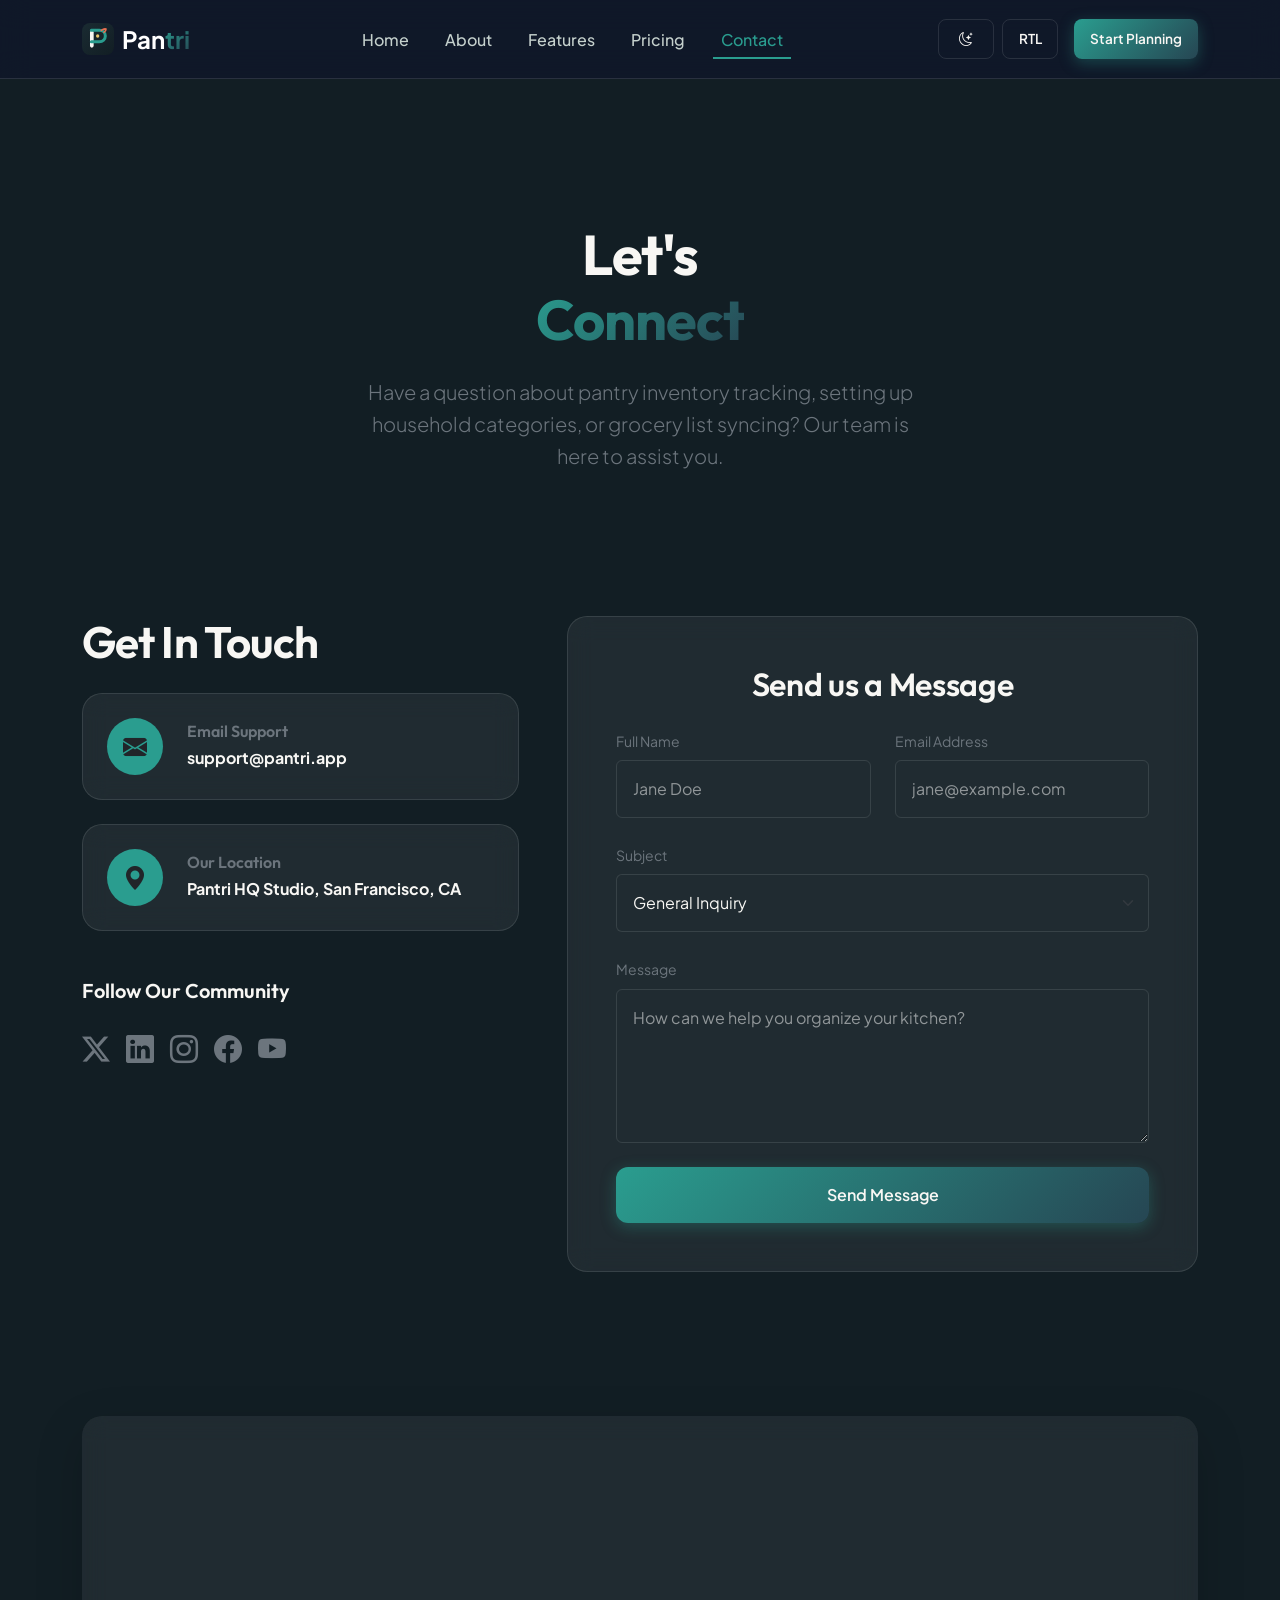
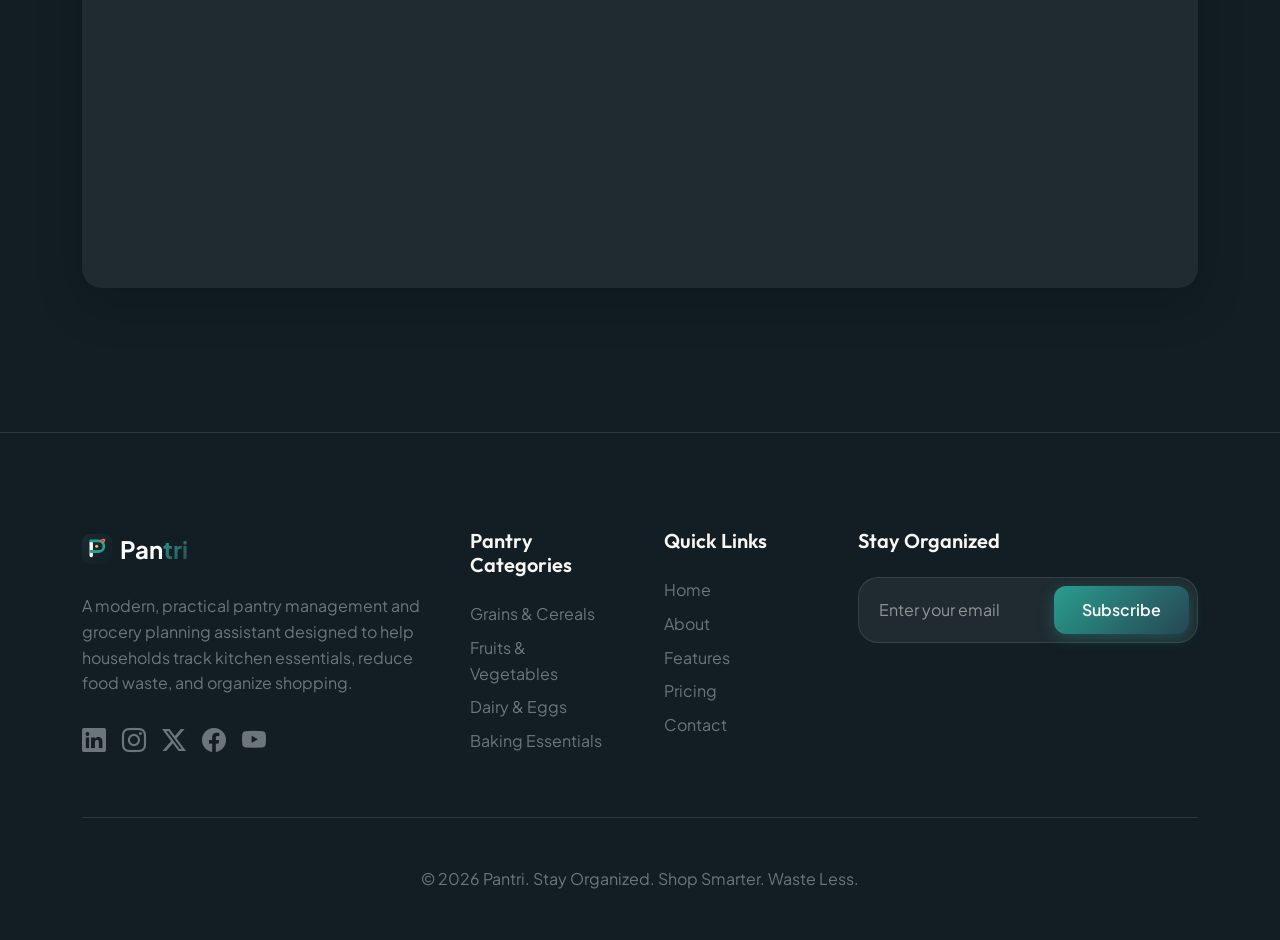
<file: contact.html>
<!DOCTYPE html>
<html lang="en">

<head>
    <meta charset="UTF-8">
    <meta name="viewport" content="width=device-width, initial-scale=1.0">
    <title>Contact Us | Pantri</title>
    <link rel="icon" type="image/svg+xml" href="assets/images/logo.svg">
    <meta name="description"
        content="Get in touch with the Pantri team for support, feature suggestions, or household pantry setup assistance.">
    <link href="https://cdn.jsdelivr.net/npm/bootstrap@5.3.0/dist/css/bootstrap.min.css" rel="stylesheet">
    <link rel="stylesheet" href="https://cdn.jsdelivr.net/npm/bootstrap-icons@1.10.5/font/bootstrap-icons.css">
    <link rel="stylesheet" href="assets/css/style.css">
    <link rel="stylesheet" href="assets/css/dark-mode.css">
</head>

<body>

    <!-- Navbar -->
    <nav class="navbar navbar-expand-xl navbar-custom sticky-top">
        <div class="container">
            <a class="navbar-brand d-flex align-items-center" href="index.html">
                <img src="assets/images/logo.svg" alt="Pantri Logo" class="me-2" style="height: 32px; width: 32px;">
                <span class="fw-bold text-white fs-4">Pan<span class="text-gradient">tri</span></span>
            </a>
            <button class="navbar-toggler border-0" type="button" data-bs-toggle="collapse" data-bs-target="#navbarNav">
                <i class="bi bi-list text-white fs-2"></i>
            </button>
            <div class="collapse navbar-collapse" id="navbarNav">
                <ul class="navbar-nav mx-auto">
                    <li class="nav-item"><a class="nav-link" href="index.html">Home</a></li>
                    <li class="nav-item"><a class="nav-link" href="home2.html">About</a></li>
                    <li class="nav-item"><a class="nav-link" href="services.html">Features</a></li>
                    <li class="nav-item"><a class="nav-link" href="pricing.html">Pricing</a></li>
                    <li class="nav-item"><a class="nav-link active" href="contact.html">Contact</a></li>
                </ul>
                <div class="d-flex align-items-center gap-3">
                    <div class="d-flex gap-2">
                        <button class="btn btn-outline-custom btn-sm d-flex align-items-center justify-content-center nav-toggle-btn" id="theme-toggle" title="Toggle Theme">
                            <i class="bi bi-moon-stars"></i>
                        </button>
                        <button class="btn btn-outline-custom btn-sm d-flex align-items-center justify-content-center nav-toggle-btn" id="rtl-toggle" title="RTL">
                            RTL
                        </button>
                    </div>
                    <a href="pricing.html" class="btn btn-primary-custom btn-sm d-flex align-items-center" title="Start Planning">
                        Start Planning
                    </a>
                </div>
            </div>
        </div>
    </nav>

    <!-- Contact Hero -->
    <section class="py-5 mt-5">
        <div class="container pt-5 text-center">
            <h1 class="display-3 fw-bold mb-4">Let's <br> <span class="text-gradient">Connect</span></h1>
            <p class="text-secondary lead max-w-600 mx-auto mb-5 px-3">Have a question about pantry inventory tracking, setting up household categories, or grocery list syncing? Our team is here to assist you.</p>
        </div>
    </section>

    <!-- Contact Form Section -->
    <section class="py-5">
        <div class="container">
            <div class="row g-5">
                <div class="col-lg-5 text-center text-lg-start">
                    <h2 class="h2 mb-4">Get In Touch</h2>

                    <div class="glass-card contact-info-card p-4 mb-4 d-flex flex-column flex-lg-row align-items-center text-center text-lg-start">
                        <div class="bg-primary-accent rounded-circle p-3 me-lg-4 mb-3 mb-lg-0 text-dark"><i
                                class="bi bi-envelope-fill fs-4"></i></div>
                        <div>
                            <h4 class="h6 text-secondary mb-1">Email Support</h4>
                            <p class="mb-0 fw-bold">support@pantri.app</p>
                        </div>
                    </div>

                    <div class="glass-card contact-info-card p-4 mb-4 d-flex flex-column flex-lg-row align-items-center text-center text-lg-start">
                        <div class="bg-primary-accent rounded-circle p-3 me-lg-4 mb-3 mb-lg-0 text-dark"><i
                                class="bi bi-geo-alt-fill fs-4"></i></div>
                        <div>
                            <h4 class="h6 text-secondary mb-1">Our Location</h4>
                            <p class="mb-0 fw-bold">Pantri HQ Studio, San Francisco, CA</p>
                        </div>
                    </div>

                    <div class="mt-5">
                        <h5 class="mb-4">Follow Our Community</h5>
                        <div class="d-flex justify-content-center justify-content-lg-start gap-3 fs-3 social-links">
                            <a href="#" class="text-secondary"><i class="bi bi-twitter-x"></i></a>
                            <a href="#" class="text-secondary"><i class="bi bi-linkedin"></i></a>
                            <a href="#" class="text-secondary"><i class="bi bi-instagram"></i></a>
                            <a href="#" class="text-secondary"><i class="bi bi-facebook"></i></a>
                            <a href="#" class="text-secondary"><i class="bi bi-youtube"></i></a>
                        </div>
                    </div>
                </div>

                <div class="col-lg-7">
                    <div class="glass-card p-5">
                        <h3 class="h4 mb-4 text-center">Send us a Message</h3>
                        <form id="contactForm">
                            <div class="row g-4 mb-4">
                                <div class="col-md-6">
                                    <label class="form-label text-secondary text-sm">Full Name</label>
                                    <input type="text"
                                        class="form-control bg-transparent border-color text-white shadow-none p-3"
                                        placeholder="Jane Doe">
                                </div>
                                <div class="col-md-6">
                                    <label class="form-label text-secondary text-sm">Email Address</label>
                                    <input type="email"
                                        class="form-control bg-transparent border-color text-white shadow-none p-3"
                                        placeholder="jane@example.com">
                                </div>
                            </div>
                            <div class="mb-4">
                                <label class="form-label text-secondary text-sm">Subject</label>
                                <select class="form-select bg-transparent border-color text-secondary shadow-none p-3">
                                    <option class="text-dark">General Inquiry</option>
                                    <option class="text-dark">Pantry Inventory Setup</option>
                                    <option class="text-dark">Grocery List Sync Support</option>
                                    <option class="text-dark">Feature Request & Feedback</option>
                                </select>
                            </div>
                            <div class="mb-4">
                                <label class="form-label text-secondary text-sm">Message</label>
                                <textarea class="form-control bg-transparent border-color text-white shadow-none p-3"
                                    rows="5" placeholder="How can we help you organize your kitchen?"></textarea>
                            </div>
                            <button type="submit" class="btn btn-primary-custom w-100 py-3">Send Message</button>
                        </form>
                    </div>
                </div>
            </div>
        </div>
    </section>

    <!-- Map Section -->
    <section class="py-5">
        <div class="container py-5">
            <div class="glass-card p-2 overflow-hidden shadow-lg border-0">
                <iframe
                    src="https://www.google.com/maps/embed?pb=!1m18!1m12!1m3!1d3153.8354345093747!2d-122.39998468468245!3d37.77492927975922!2m3!1f0!2f0!3f0!3m2!1i1024!2i768!4f13.1!3m3!1m2!1s0x8085807bed8f559a%3A0x4bb570dcf454c698!2sDesign%20District%2C%20San%20Francisco%2C%20CA!5e0!3m2!1sen!2sus!4v1689123456789!5m2!1sen!2sus"
                    width="100%" height="450"
                    style="border:0; border-radius: 12px; filter: grayscale(1) invert(1) contrast(1.2) opacity(0.8);"
                    allowfullscreen="" loading="lazy" referrerpolicy="no-referrer-when-downgrade"></iframe>
            </div>
        </div>
    </section>

    <!-- Footer -->
    <footer class="py-5 mt-5 border-top border-color">
        <div class="container py-5">
            <div class="row g-5">
                <div class="col-lg-4">
                    <a class="navbar-brand d-flex align-items-center mb-4" href="index.html">
                        <img src="assets/images/logo.svg" alt="Pantri Logo" height="30" width="30" class="me-2">
                        <span class="fw-bold text-white fs-4">Pan<span class="text-gradient">tri</span></span>
                    </a>
                    <p class="text-secondary">A modern, practical pantry management and grocery planning assistant designed to help households track kitchen essentials, reduce food waste, and organize shopping.</p>
                    <div class="d-flex gap-3 fs-4 mt-4 social-links">
                        <a href="#" class="text-secondary"><i class="bi bi-linkedin"></i></a>
                        <a href="#" class="text-secondary"><i class="bi bi-instagram"></i></a>
                        <a href="#" class="text-secondary"><i class="bi bi-twitter-x"></i></a>
                        <a href="#" class="text-secondary"><i class="bi bi-facebook"></i></a>
                        <a href="#" class="text-secondary"><i class="bi bi-youtube"></i></a>
                    </div>
                </div>
                <div class="col-6 col-lg-2">
                    <h5 class="mb-4">Pantry Categories</h5>
                    <ul class="list-unstyled text-secondary">
                        <li class="mb-2"><a href="services.html#categories" class="text-decoration-none text-secondary">Grains & Cereals</a></li>
                        <li class="mb-2"><a href="services.html#categories" class="text-decoration-none text-secondary">Fruits & Vegetables</a></li>
                        <li class="mb-2"><a href="services.html#categories" class="text-decoration-none text-secondary">Dairy & Eggs</a></li>
                        <li class="mb-2"><a href="services.html#categories" class="text-decoration-none text-secondary">Baking Essentials</a></li>
                    </ul>
                </div>
                <div class="col-6 col-lg-2">
                    <h5 class="mb-4">Quick Links</h5>
                    <ul class="list-unstyled text-secondary">
                        <li class="mb-2"><a href="index.html" class="text-decoration-none text-secondary">Home</a></li>
                        <li class="mb-2"><a href="home2.html" class="text-decoration-none text-secondary">About</a></li>
                        <li class="mb-2"><a href="services.html" class="text-decoration-none text-secondary">Features</a></li>
                        <li class="mb-2"><a href="pricing.html" class="text-decoration-none text-secondary">Pricing</a></li>
                        <li class="mb-2"><a href="contact.html" class="text-decoration-none text-secondary">Contact</a></li>
                    </ul>
                </div>
                <div class="col-lg-4">
                    <h5 class="mb-4">Stay Organized</h5>
                    <div class="glass-card p-2 d-flex">
                        <input type="email" class="form-control bg-transparent border-0 text-white shadow-none"
                            placeholder="Enter your email">
                        <button class="btn btn-primary-custom ms-2">Subscribe</button>
                    </div>
                </div>
            </div>
            <div class="text-center mt-5 pt-5 text-secondary border-top border-color">
                <p>&copy; 2026 Pantri. Stay Organized. Shop Smarter. Waste Less.</p>
            </div>
        </div>
    </footer>

    <script src="https://cdn.jsdelivr.net/npm/bootstrap@5.3.0/dist/js/bootstrap.bundle.min.js"></script>
    <script src="assets/js/main.js"></script>
</body>

</html>
</file>
<file: assets/css/style.css>
@import url('https://fonts.googleapis.com/css2?family=Outfit:wght@400;500;600;700;800&family=Plus+Jakarta+Sans:wght@400;500;600;700;800&display=swap');

:root {
    --primary-bg: #121E24;
    --secondary-bg: #1A2B32;
    --card-bg: rgba(220, 227, 225, 0.07);
    --primary-accent: #2A9D8F;
    --secondary-accent: #264653;
    --accent-citrus: #E76F51;
    --accent-gold: #E9C46A;
    --supporting-neutral: #DCE3E1;
    --gradient-primary: linear-gradient(135deg, #2A9D8F, #264653);
    --gradient-accent: linear-gradient(135deg, #E76F51, #F4A261);
    --text-primary: #F8F7F4;
    --text-secondary: #C5D1CD;
    --border-color: rgba(220, 227, 225, 0.12);
    --glow-color: rgba(42, 157, 143, 0.28);
    --success: #2A9D8F;
    --warning: #E9C46A;
    --error: #E76F51;
    --transition: all 0.3s cubic-bezier(0.4, 0, 0.2, 1);
}

* {
    margin: 0;
    padding: 0;
    box-sizing: border-box;
}

body {
    font-size: 16px !important;
    font-family: 'Plus Jakarta Sans', sans-serif;
    font-weight: 400;
    background-color: var(--primary-bg);
    color: var(--text-primary);
    overflow-x: hidden;
    line-height: 1.6;
}

/* Glassmorphism */
.glass-card {
    background: var(--card-bg);
    backdrop-filter: blur(12px);
    -webkit-backdrop-filter: blur(12px);
    border: 1px solid var(--border-color);
    border-radius: 20px;
    transition: var(--transition);
}

.glass-card:hover {
    border-color: var(--primary-accent);
    box-shadow: 0 0 20px var(--glow-color);
    transform: translateY(-5px);
}

/* Typography Rules */
h1, .h1 {
    font-family: 'Outfit', sans-serif !important;
    font-size: clamp(2.5rem, 5vw, 3.5rem) !important;
    font-weight: 700 !important;
    letter-spacing: -0.02em;
}

.display-1,
.display-2,
.display-3,
.display-4,
.display-5,
.display-6 {
    font-family: 'Outfit', sans-serif !important;
    line-height: 1.15 !important;
    font-weight: 700 !important;
    letter-spacing: -0.02em;
}

h2, .h2 {
    font-family: 'Outfit', sans-serif !important;
    font-size: clamp(2rem, 4vw, 2.75rem) !important;
    font-weight: 650 !important;
    letter-spacing: -0.02em;
}

h3, .h3 {
    font-family: 'Outfit', sans-serif !important;
    font-size: clamp(1.5rem, 3vw, 2rem) !important;
    font-weight: 600 !important;
    letter-spacing: -0.01em;
}

h4, h5, h6, .h4, .h5, .h6 {
    font-family: 'Outfit', sans-serif !important;
    font-weight: 600 !important;
}

.text-gradient {
    background: var(--gradient-primary);
    -webkit-background-clip: text;
    background-clip: text;
    -webkit-text-fill-color: transparent;
}

/* Buttons */
.btn-primary-custom {
    background: var(--gradient-primary);
    border: none;
    color: #F8F7F4;
    padding: 12px 28px;
    border-radius: 12px;
    font-weight: 600;
    transition: var(--transition);
    box-shadow: 0 4px 15px rgba(42, 157, 143, 0.35);
}

.btn-primary-custom:hover {
    transform: translateY(-2px);
    box-shadow: 0 6px 20px rgba(42, 157, 143, 0.5);
    color: #FFFFFF;
}

.btn-outline-custom {
    background: transparent;
    border: 1px solid var(--border-color);
    color: var(--text-primary);
    padding: 12px 28px;
    border-radius: 12px;
    font-weight: 600;
    transition: var(--transition);
}

.btn-outline-custom:hover {
    background: var(--card-bg);
    border-color: var(--primary-accent);
    color: var(--primary-accent);
}

.btn-primary-custom.btn-sm,
.btn-outline-custom.btn-sm {
    padding: 6px 16px !important;
    font-size: 0.85rem !important;
    border-radius: 8px !important;
}

/* Header Buttons & Icons: Equal Height Alignment */
.navbar-custom .btn {
    height: 40px !important;
    min-height: 40px !important;
    display: inline-flex !important;
    align-items: center !important;
    justify-content: center !important;
    padding: 8px 16px !important;
    font-weight: 600;
}

.nav-toggle-btn {
    width: 56px !important;
    min-width: 56px !important;
    height: 40px !important;
    min-height: 40px !important;
    padding: 8px 10px !important;
    display: inline-flex !important;
    align-items: center !important;
    justify-content: center !important;
    gap: 0;
}

/* Navbar */
.navbar-custom {
    background: rgba(15, 23, 42, 0.8);
    backdrop-filter: blur(15px);
    border-bottom: 1px solid var(--border-color);
    padding: 15px 0;
    transition: var(--transition);
}

.navbar-brand img {
    height: 40px;
}

.nav-link {
    color: var(--text-secondary) !important;
    font-weight: 500;
    margin: 0 10px;
    transition: var(--transition);
    position: relative;
    padding-bottom: 6px !important;
}

.nav-link::after {
    content: '';
    position: absolute;
    bottom: 0;
    left: 0;
    width: 100%;
    height: 2px;
    background-color: var(--primary-accent);
    transform: scaleX(0);
    transition: transform 0.3s ease;
    transform-origin: right;
}

.nav-link:hover::after,
.nav-link.active::after {
    transform: scaleX(1);
    transform-origin: left;
}

.nav-link:hover,
.nav-link.active {
    color: var(--primary-accent) !important;
}

@media (min-width: 1200px) {
    .navbar-custom .navbar-collapse {
        align-items: center;
    }

    .navbar-custom .navbar-nav .nav-item {
        flex-shrink: 0;
    }

    .navbar-custom .navbar-nav .nav-link {
        white-space: nowrap;
    }
}

@media (max-width: 1199.98px) {
    .navbar-custom {
        z-index: 1050 !important;
    }
    
    .navbar-custom .navbar-brand,
    .navbar-custom .navbar-toggler {
        position: relative;
        z-index: 1060 !important;
    }

    .navbar-custom .navbar-collapse {
        position: fixed !important;
        top: 0;
        left: 0;
        width: 100vw !important;
        height: 100vh !important;
        background: var(--primary-bg) !important;
        z-index: 1050 !important;
        padding: 100px 24px 40px !important;
        margin: 0 !important;
        border: none !important;
        border-radius: 0 !important;
        display: flex !important;
        flex-direction: column !important;
        align-items: center !important;
        justify-content: center !important;
        overflow-y: auto !important;
        opacity: 0;
        visibility: hidden;
        transition: opacity 0.3s ease, visibility 0.3s ease !important;
    }

    .navbar-custom .navbar-collapse.collapsing {
        height: 100vh !important;
        display: flex !important;
        opacity: 0;
        visibility: visible !important;
        transition: opacity 0.3s ease !important;
    }

    .navbar-custom .navbar-collapse.show {
        opacity: 1 !important;
        visibility: visible !important;
    }
    
    .navbar-custom .navbar-collapse:not(.show):not(.collapsing) {
        display: none !important;
    }

    .navbar-custom .navbar-nav {
        text-align: center;
        margin-bottom: 30px !important;
        width: 100%;
        display: flex;
        flex-direction: column;
        align-items: center;
        gap: 15px !important;
    }

    .navbar-custom .navbar-nav .nav-link {
        font-size: 1.5rem !important;
        padding: 8px 0 !important;
        margin: 0 !important;
    }

    .navbar-custom .navbar-collapse > .d-flex.align-items-center.gap-3 {
        justify-content: center !important;
        width: 100% !important;
        flex-direction: row !important;
        flex-wrap: wrap !important;
        gap: 15px !important;
    }
}

.back-to-top {
    position: fixed;
    right: 24px;
    bottom: 24px;
    width: 46px;
    height: 46px;
    border: 1px solid var(--border-color);
    border-radius: 12px;
    background: rgba(30, 41, 59, 0.9);
    color: #f8fafc;
    display: inline-flex;
    align-items: center;
    justify-content: center;
    cursor: pointer;
    z-index: 999;
    opacity: 0;
    visibility: hidden;
    transform: translateY(8px);
    transition: var(--transition);
}

.back-to-top i {
    color: inherit;
    font-size: 20px;
    line-height: 1;
}

.back-to-top:hover {
    border-color: var(--primary-accent);
    color: var(--primary-accent);
    background: rgba(30, 41, 59, 1);
}

.back-to-top.show {
    opacity: 1;
    visibility: visible;
    transform: translateY(0);
}

/* Hero Section */
.hero-section {
    padding: 140px 0 100px;
    position: relative;
    overflow: hidden;
}

[dir="rtl"] .hero-section {
    text-align: right !important;
}

@media (min-width: 992px) {
    [dir="rtl"] .hero-section .text-lg-start {
        text-align: right !important;
    }
    [dir="rtl"] .hero-section .justify-content-lg-start {
        justify-content: flex-start !important;
    }
[dir="rtl"] .hero-section .pe-lg-5 {
        padding-right: 0 !important;
        padding-left: 3rem !important;
    }
}

.hero-section-alt {
    position: relative;
    overflow: hidden;
}

.hero-glow {
    position: absolute;
    top: -10%;
    right: -10%;
    width: 600px;
    height: 600px;
    background: radial-gradient(circle, rgba(42, 157, 143, 0.18) 0%, rgba(38, 70, 83, 0.06) 50%, transparent 100%);
    filter: blur(80px);
    z-index: -1;
}

.hero-mockup-wrapper {
    position: relative;
    z-index: 1;
}

.hero-mockup-wrapper img {
    width: 100%;
    border-radius: 30px;
    border: 1px solid var(--border-color);
    box-shadow: 0 30px 60px rgba(0, 0, 0, 0.5);
}

.premium-brand-img {
    width: 100%;
    aspect-ratio: 16 / 9;
    object-fit: cover;
    display: block;
}

/* Animations */
@keyframes float {
    0% {
        transform: translateY(0px);
    }

    50% {
        transform: translateY(-20px);
    }

    100% {
        transform: translateY(0px);
    }
}

.float-animation {
    animation: float 6s ease-in-out infinite;
}

/* Dashboard UI */
.dashboard-card {
    background: var(--card-bg);
    border: 1px solid var(--border-color);
    border-radius: 16px;
    padding: 24px;
    height: 100%;
    transition: var(--transition);
}

.stat-icon {
    width: 48px;
    height: 48px;
    display: flex;
    align-items: center;
    justify-content: center;
    border-radius: 12px;
    font-size: 1.5rem;
    margin-bottom: 20px;
}

.sidebar-nav {
    list-style: none;
    padding: 0;
}

.sidebar-link {
    display: flex;
    align-items: center;
    padding: 12px 20px;
    color: var(--text-secondary);
    text-decoration: none;
    border-radius: 10px;
    margin-bottom: 8px;
    transition: var(--transition);
}

.sidebar-link i {
    width: 24px;
    margin-right: 12px;
    font-size: 1.2rem;
}

.sidebar-link:hover,
.sidebar-link.active {
    background: rgba(34, 197, 94, 0.1);
    color: var(--primary-accent);
}

.table-glass {
    border-collapse: separate;
    border-spacing: 0 10px;
}

.table-glass tr td,
.table-glass tr th {
    background: var(--card-bg);
    border: none;
    padding: 15px 20px;
    vertical-align: middle;
}

.table-glass tr td:first-child {
    border-radius: 12px 0 0 12px;
}

.table-glass tr td:last-child {
    border-radius: 0 12px 12px 0;
}

.status-badge {
    padding: 5px 12px;
    border-radius: 20px;
    font-size: 0.8rem;
    font-weight: 600;
}

.status-active {
    background: rgba(34, 197, 94, 0.1);
    color: var(--success);
}

.status-paused {
    background: rgba(245, 158, 11, 0.1);
    color: var(--warning);
}

/* Sidebar & Main Content Layout */
.sidebar {
    width: 280px;
    background: var(--secondary-bg);
    border-right: 1px solid var(--border-color);
    height: 100vh;
    position: fixed;
    top: 0;
    left: 0;
    padding: 30px;
    z-index: 1050;
    transition: var(--transition);
}

.main-content {
    margin-left: 280px;
    padding: 40px;
    min-height: 100vh;
}

/* Responsive */
@media (max-width: 991px) {
    .sidebar {
        transform: translateX(-100%);
    }

    .sidebar.active {
        transform: translateX(0);
    }

    .main-content {
        margin-left: 0;
    }
}

/* RTL Layout Overrides */
[dir="rtl"] .sidebar {
    left: auto !important;
    right: 0 !important;
    border-right: none !important;
    border-left: 1px solid var(--border-color) !important;
}

[dir="rtl"] .main-content {
    margin-left: 0 !important;
    margin-right: 280px !important;
}

[dir="rtl"] .sidebar-link i {
    margin-right: 0 !important;
    margin-left: 12px !important;
}

[dir="rtl"] #delivery-section .bg-primary-accent,
[dir="rtl"] #delivery-section .bg-secondary {
    display: inline-flex;
    align-items: center;
    justify-content: center;
    flex-shrink: 0;
}

[dir="rtl"] #delivery-section .bg-primary-accent i,
[dir="rtl"] #delivery-section .bg-secondary i {
    line-height: 1;
    display: block;
}

[dir="rtl"] #orders-section .bi-credit-card-2-front {
    margin-right: 0 !important;
    margin-left: 1rem !important;
}

@media (min-width: 992px) {
    [dir="rtl"] .contact-info-card {
        flex-direction: row-reverse !important;
    }

    [dir="rtl"] .contact-info-card .bg-primary-accent {
        margin-left: 0 !important;
        margin-right: 1.5rem !important;
    }
}

.contact-info-card .bg-primary-accent {
    display: inline-flex;
    align-items: center;
    justify-content: center;
    flex-shrink: 0;
    transition: transform 0.3s ease, box-shadow 0.3s ease;
}

.contact-info-card:hover .bg-primary-accent,
.contact-info-card .bg-primary-accent:hover {
    transform: scale(1.1) rotate(5deg);
    box-shadow: 0 0 20px var(--glow-color);
}

.contact-info-card .bg-primary-accent i {
    line-height: 1;
    display: block;
    transition: transform 0.3s ease;
}

.contact-info-card:hover .bg-primary-accent i,
.contact-info-card .bg-primary-accent:hover i {
    transform: scale(1.05);
}

@media (max-width: 991px) {
    [dir="rtl"] .sidebar {
        transform: translateX(100%) !important;
    }

    [dir="rtl"] .sidebar.active {
        transform: translateX(0) !important;
    }

    [dir="rtl"] .main-content {
        margin-right: 0 !important;
    }
}


.max-w-600 {
    max-width: 600px;
}

.text-sm {
    font-size: 0.875rem;
}

.bg-secondary-bg {
    background-color: var(--secondary-bg);
}

.border-color {
    border-color: var(--border-color) !important;
}

.text-primary-accent {
    color: var(--primary-accent) !important;
}

/* Form Controls Visibility */
.form-control,
.form-select {
    color: var(--text-primary) !important;
}

.form-control::placeholder {
    color: rgba(255, 255, 255, 0.5) !important;
    opacity: 1 !important;
}

.form-control:focus,
.form-select:focus {
    color: var(--text-primary) !important;
    border-color: var(--primary-accent) !important;
    background-color: rgba(255, 255, 255, 0.02) !important;
    outline-color: var(--primary-accent) !important;
    box-shadow: 0 0 0 0.25rem rgba(169, 196, 108, 0.25) !important;
}

.input-group-text {
    background-color: transparent;
    border-color: var(--border-color);
    color: var(--text-secondary);
}

/* Social Links Hover */
.social-links a,
footer .social-links a.text-secondary {
    display: inline-flex;
    align-items: center;
    justify-content: center;
    transition: all 0.3s ease;
}

.social-links a:hover,
.social-links a.text-secondary:hover,
footer .social-links a.text-secondary:hover {
    color: var(--primary-accent) !important;
    transform: translateY(-5px) !important;
}

/* Footer Styles: Link Hover & Spacing Fix */
footer {
    padding-top: 3rem !important;
    padding-bottom: 1rem !important;
}

footer .container {
    padding-top: 3rem !important;
    padding-bottom: 0 !important;
}

footer p {
    margin-bottom: 0 !important;
}

footer a.text-secondary {
    transition: var(--transition);
    display: inline-block;
}

footer a.text-secondary:hover {
    color: var(--primary-accent) !important;
    transform: translateX(5px);
}

body.light-theme footer a.text-secondary:hover {
    color: var(--secondary-accent) !important;
    transform: translateX(5px);
}

@media (min-width: 992px) and (max-width: 1199.98px) {
    .story-quote {
        min-height: 108px;
    }
}

/* Custom primary brand color overrides */
.bg-primary-accent {
    background-color: var(--primary-accent) !important;
}
.border-primary-accent {
    border-color: var(--primary-accent) !important;
}
a {
    color: var(--primary-accent);
    text-decoration: none;
    transition: var(--transition);
}
a:hover {
    color: var(--secondary-accent);
    text-decoration: none !important;
}
a.text-primary-accent:hover {
    color: var(--secondary-accent) !important;
    text-decoration: none !important;
    opacity: 0.9;
}
mark {
    background-color: rgba(42, 157, 143, 0.2);
    color: var(--text-primary);
}
u {
    text-decoration-color: var(--primary-accent);
}

/* Dashboard Numbers custom fonts and size rules */
.dashboard-number, .stat-number, .number-font {
    font-family: 'Plus Jakarta Sans', sans-serif !important;
    font-weight: 700 !important;
}

/* Unique layout helper classes */
.section-title {
    font-family: 'Outfit', sans-serif !important;
    font-size: clamp(1.75rem, 4vw, 2.5rem) !important;
    font-weight: 700 !important;
    line-height: 1.25 !important;
    letter-spacing: -0.02em;
}

.hover-effect {
    transition: var(--transition);
}
.hover-effect:hover {
    transform: translateY(-5px);
    box-shadow: 0 10px 25px rgba(42, 157, 143, 0.2) !important;
    border-color: var(--primary-accent) !important;
}
.max-w-700 {
    max-width: 700px;
}

.hero-title {
    font-family: 'Outfit', sans-serif !important;
    font-size: clamp(2rem, 5vw, 3.25rem) !important;
    line-height: 1.15 !important;
    font-weight: 750 !important;
    letter-spacing: -0.025em;
}

/* Dashboard overview metric cards text sizing */
.overview-metric-card h3 {
    font-size: clamp(1.3rem, 1.8vw, 1.65rem) !important;
}

@media (width: 1024px) {
    .sidebar {
        transform: translateX(-100%) !important;
    }

    .sidebar.active {
        transform: translateX(0) !important;
    }

    #sidebar-close {
        display: block !important;
    }

    .main-content {
        margin-left: 0 !important;
        padding: 24px !important;
    }

    .main-content header {
        flex-wrap: nowrap;
        align-items: center !important;
        gap: 12px !important;
        margin-bottom: 2rem !important;
    }

    .main-content header > .d-flex.align-items-center {
        flex: 1 1 auto;
        min-width: 0;
    }

    .main-content header > .d-flex.align-items-center.gap-3 {
        width: auto;
        justify-content: flex-end;
        gap: 8px !important;
        flex-shrink: 0;
    }

    .main-content header #sidebar-toggle {
        display: inline-flex !important;
        align-items: center;
        justify-content: center;
        width: 40px !important;
        min-width: 40px !important;
        height: 40px !important;
        min-height: 40px !important;
        padding: 0 !important;
    }

    .main-content header #sidebar-toggle i {
        font-size: 1.9rem !important;
    }

    .main-content header h1 {
        font-size: 1.75rem !important;
    }

    .main-content header .nav-toggle-btn {
        width: 40px !important;
        min-width: 40px !important;
        height: 40px !important;
        min-height: 40px !important;
        padding: 0 !important;
    }

    .main-content header img.rounded-circle {
        width: 36px !important;
        height: 36px !important;
    }
}

/* Mobile responsive overrides for Dashboard Header & Section Alignments */
@media (max-width: 991px) {
    .main-content {
        padding: 24px !important; /* Reduce padding from 40px to 24px on tablet/mobile for alignment */
    }
    
    .main-content header h1 {
        font-size: 1.5rem !important; /* Reduce dashboard header title size on tablet/mobile */
    }
}

@media (max-width: 767px) {
    .overview-metric-card h3 {
        font-size: 1.65rem !important; /* Scale down overview metric numbers to avoid wrapping */
    }
}

@media (max-width: 575px) {
    .main-content {
        padding: 16px !important; /* Further reduce padding on small mobile screens */
    }
    
    .main-content header {
        margin-bottom: 2rem !important;
    }
    
    .main-content header h1 {
        font-size: 1rem !important; /* Significantly reduce dashboard header title size on mobile to fit one line */
    }
    
    .main-content header p.text-sm {
        font-size: 0.7rem !important; /* Scale down header subtitle text */
    }

    .main-content header .nav-toggle-btn {
        width: 32px !important;
        min-width: 32px !important;
        height: 32px !important;
        min-height: 32px !important;
        padding: 0 !important;
        font-size: 0.75rem !important;
        border-radius: 6px !important;
    }

    .main-content header #sidebar-toggle i {
        font-size: 1.5rem !important; /* Reduce burger menu icon size on mobile */
    }

    .main-content header img.rounded-circle {
        width: 32px !important;
        height: 32px !important; /* Reduce avatar image size on mobile */
    }
    
    /* Ensure header controls are clean on mobile */
    .main-content header .d-flex.align-items-center.gap-3 {
        gap: 8px !important;
    }
    
    /* Stats metric card titles and texts scaling */
    .overview-metric-card h3 {
        font-size: 1.35rem !important;
    }
    
    .overview-metric-card .overview-metric-label {
        font-size: 0.8rem !important;
    }
    
    .overview-metric-card .overview-metric-change {
        font-size: 0.75rem !important;
    }
    
    /* Stack chart headers to avoid overlap */
    .dashboard-card .d-flex.justify-content-between.align-items-center.mb-4 {
        flex-direction: column !important;
        align-items: flex-start !important;
        gap: 12px !important;
    }
    
    /* Stack greenhouse logs item headers on mobile */
    .bg-secondary-bg .d-flex.justify-content-between.mb-1 {
        flex-direction: column !important;
        align-items: flex-start !important;
        gap: 6px !important;
    }
}

.portfolio-card-equal {
    height: 100%;
    display: flex;
    flex-direction: column;
}

.portfolio-card-equal p.text-secondary {
    flex-grow: 1;
}

/* Revolutionary Features RTL Alignment */
[dir="rtl"] #revolutionary-features {
    text-align: right !important;
}

[dir="rtl"] #revolutionary-features .feature-icon {
    margin-right: 0 !important;
    margin-left: 1.5rem !important;
}

[dir="rtl"] #revolutionary-features li i {
    margin-right: 0 !important;
    margin-left: 0.5rem !important;
}

/* Weekly Box Preview RTL Alignment */
[dir="rtl"] #box-preview {
    text-align: right !important;
}

[dir="rtl"] #box-preview .badge {
    margin-right: 0 !important;
    margin-left: 1rem !important;
}

/* Pricing Plans RTL Alignment */
[dir="rtl"] #pricing-plans {
    text-align: right !important;
}

[dir="rtl"] #pricing-plans li i {
    margin-right: 0 !important;
    margin-left: 0.5rem !important;
}

/* Pricing FAQ RTL Alignment and Dark Theme Visibility */
#pricingFaqAccordion .accordion-button {
    color: var(--text-primary) !important;
}

#pricingFaqAccordion .accordion-body {
    color: var(--text-secondary) !important;
}

[dir="rtl"] #pricingFaqAccordion {
    direction: rtl;
}

[dir="rtl"] #pricingFaqAccordion .accordion-button {
    text-align: right;
}

body:not(.light-theme) #pricingFaqAccordion .accordion-button::after {
    filter: brightness(0) invert(1);
}

/* Features Page: RTL Alignment */
[dir="rtl"] #growing-process {
    text-align: right !important;
}

[dir="rtl"] #growing-process .process-step-number {
    margin-right: 0 !important;
    margin-left: 1.5rem !important;
}

/* Testimonials RTL Alignment */
[dir="rtl"] #testimonials {
    text-align: right !important;
}

@media (min-width: 992px) {
    [dir="rtl"] #testimonials .testimonial-header {
        align-items: flex-start !important;
    }
    
    [dir="rtl"] #testimonials .testimonial-meta {
        text-align: right !important;
    }
}
</file>
<file: assets/css/dark-mode.css>
/* Light Mode Theme for Pantry Management & Grocery Planner (Nordic Botanical & Citrus Palette) */

body.light-theme {
    --primary-bg: #F8F7F4;
    --secondary-bg: #FFFFFF;
    --card-bg: #FFFFFF;
    --primary-accent: #2A9D8F;
    --secondary-accent: #264653;
    --accent-citrus: #E76F51;
    --accent-gold: #E9C46A;
    --supporting-neutral: #DCE3E1;
    --gradient-primary: linear-gradient(135deg, #264653, #2A9D8F);
    --gradient-accent: linear-gradient(135deg, #E76F51, #F4A261);
    --text-primary: #1A262B;
    --text-secondary: #53666C;
    --border-color: rgba(26, 38, 43, 0.08);
    --glow-color: rgba(42, 157, 143, 0.2);
    background-color: var(--primary-bg);
    color: var(--text-primary);
}

/* Navbar Light Theme */
body.light-theme .navbar-custom {
    background: rgba(248, 247, 244, 0.92);
    backdrop-filter: blur(15px);
    border-bottom: 1px solid rgba(26, 38, 43, 0.08);
}

body.light-theme .nav-link {
    color: #53666C !important;
}

body.light-theme .nav-link:hover,
body.light-theme .nav-link.active {
    color: var(--primary-accent) !important;
}

body.light-theme .nav-link::after {
    background-color: var(--primary-accent) !important;
}

body.light-theme .navbar-brand .text-white {
    color: #1A262B !important;
}

/* Sections & Typography */
body.light-theme .bg-secondary-bg {
    background-color: #FFFFFF;
}

body.light-theme .text-secondary {
    color: #53666C !important;
}

body.light-theme .text-white {
    color: #1A262B !important;
}

body.light-theme .display-1,
body.light-theme .display-2,
body.light-theme .display-3,
body.light-theme .display-4,
body.light-theme .display-5,
body.light-theme .display-6,
body.light-theme .h1,
body.light-theme .h2,
body.light-theme .h3,
body.light-theme .h4,
body.light-theme .h5,
body.light-theme .h6,
body.light-theme .section-title,
body.light-theme .hero-title {
    color: #1A262B;
}

body.light-theme .hero-ai-enhanced-badge {
    background-color: var(--primary-accent) !important;
    color: #F8F7F4 !important;
}

/* Cards */
body.light-theme .glass-card {
    background: #FFFFFF;
    border-color: rgba(26, 38, 43, 0.08);
    box-shadow: 0 10px 30px rgba(26, 38, 43, 0.05);
}

body.light-theme .glass-card:hover {
    border-color: var(--primary-accent);
    box-shadow: 0 15px 35px rgba(42, 157, 143, 0.18);
}

/* Tables */
body.light-theme .table-dark {
    --bs-table-bg: transparent;
    color: #1A262B;
}

body.light-theme .table-glass tr td,
body.light-theme .table-glass tr th {
    background: #FFFFFF;
    color: #1A262B;
    border-bottom: 1px solid rgba(26, 38, 43, 0.08);
}

body.light-theme .table-glass th.text-secondary {
    color: #53666C !important;
}

/* Form Controls */
body.light-theme .form-control,
body.light-theme .form-select {
    border-color: rgba(26, 38, 43, 0.18) !important;
    color: #1A262B !important;
    background-color: #FFFFFF !important;
}

body.light-theme .form-control::placeholder {
    color: #8A9A9F !important;
}

body.light-theme .input-group-text {
    border-color: rgba(26, 38, 43, 0.18) !important;
    color: #53666C !important;
}

/* Footer */
body.light-theme footer {
    border-top: 1px solid rgba(26, 38, 43, 0.08);
}

body.light-theme footer .text-secondary {
    color: #53666C !important;
}

body.light-theme .social-links a,
body.light-theme footer a {
    transition: color 0.3s ease, transform 0.3s ease;
}

body.light-theme .social-links a:hover,
body.light-theme .social-links a.text-secondary:hover,
body.light-theme footer a:hover {
    color: var(--primary-accent) !important;
}

body.light-theme .social-links a:hover,
body.light-theme footer .social-links a:hover {
    transform: translateY(-5px) !important;
}

body.light-theme .border-color {
    border-color: rgba(26, 38, 43, 0.08) !important;
}

/* Navbar Toggler Fix */
body.light-theme .navbar-toggler,
body.light-theme .navbar-toggler i {
    color: #1A262B !important;
    opacity: 1 !important;
    box-shadow: none !important;
    outline: none !important;
}

/* Mobile/Tablet Menu Fix */
@media (max-width: 1199.98px) {
    body.light-theme .navbar-custom .navbar-collapse {
        background: rgba(248, 247, 244, 0.98) !important;
    }
}

/* Buttons */
body.light-theme .btn-outline-custom {
    color: #1A262B;
    border-color: rgba(26, 38, 43, 0.18);
}

body.light-theme .btn-outline-custom:hover {
    background: #E8EEEC;
    border-color: var(--primary-accent);
    color: var(--primary-accent);
}

body.light-theme .btn-primary-custom {
    background: var(--gradient-primary);
    color: #F8F7F4;
    box-shadow: 0 4px 15px rgba(38, 70, 83, 0.3);
}

body.light-theme .btn-primary-custom:hover {
    box-shadow: 0 6px 20px rgba(42, 157, 143, 0.45);
    color: #FFFFFF;
}
</file>
